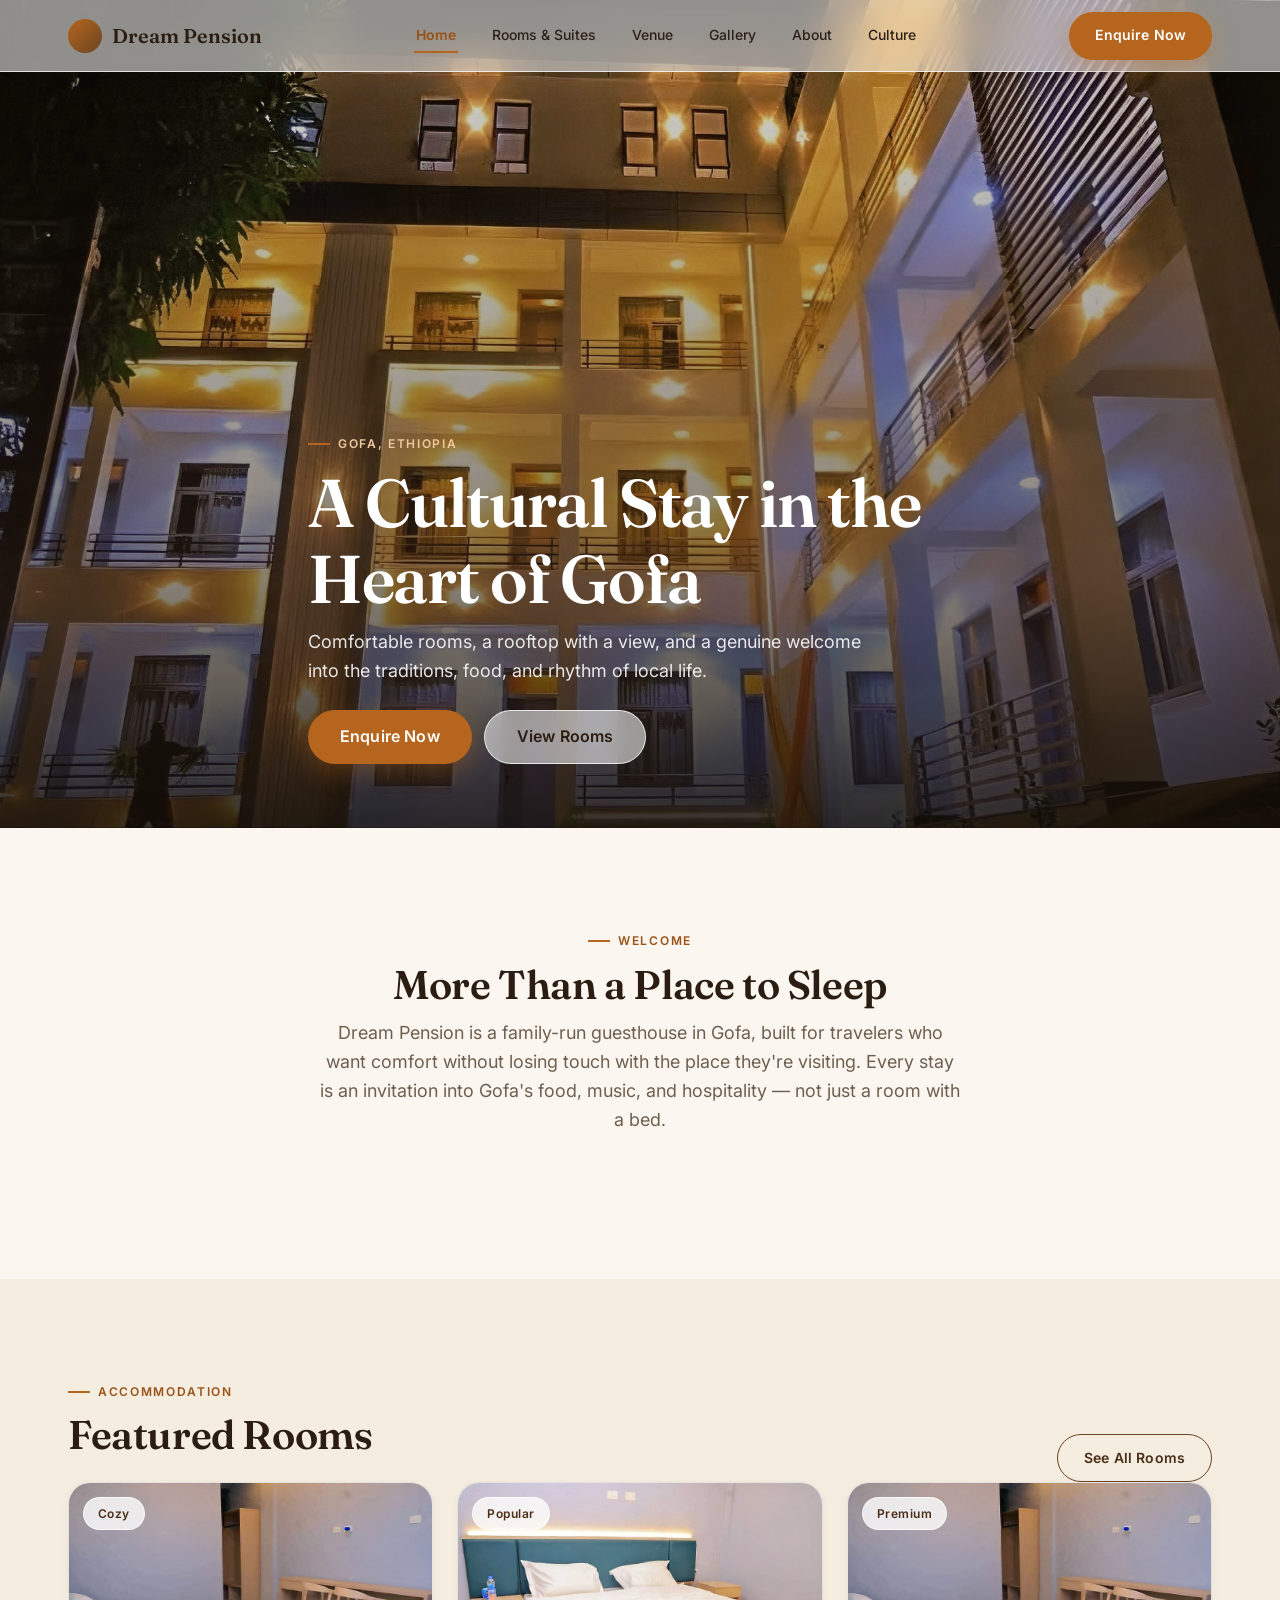
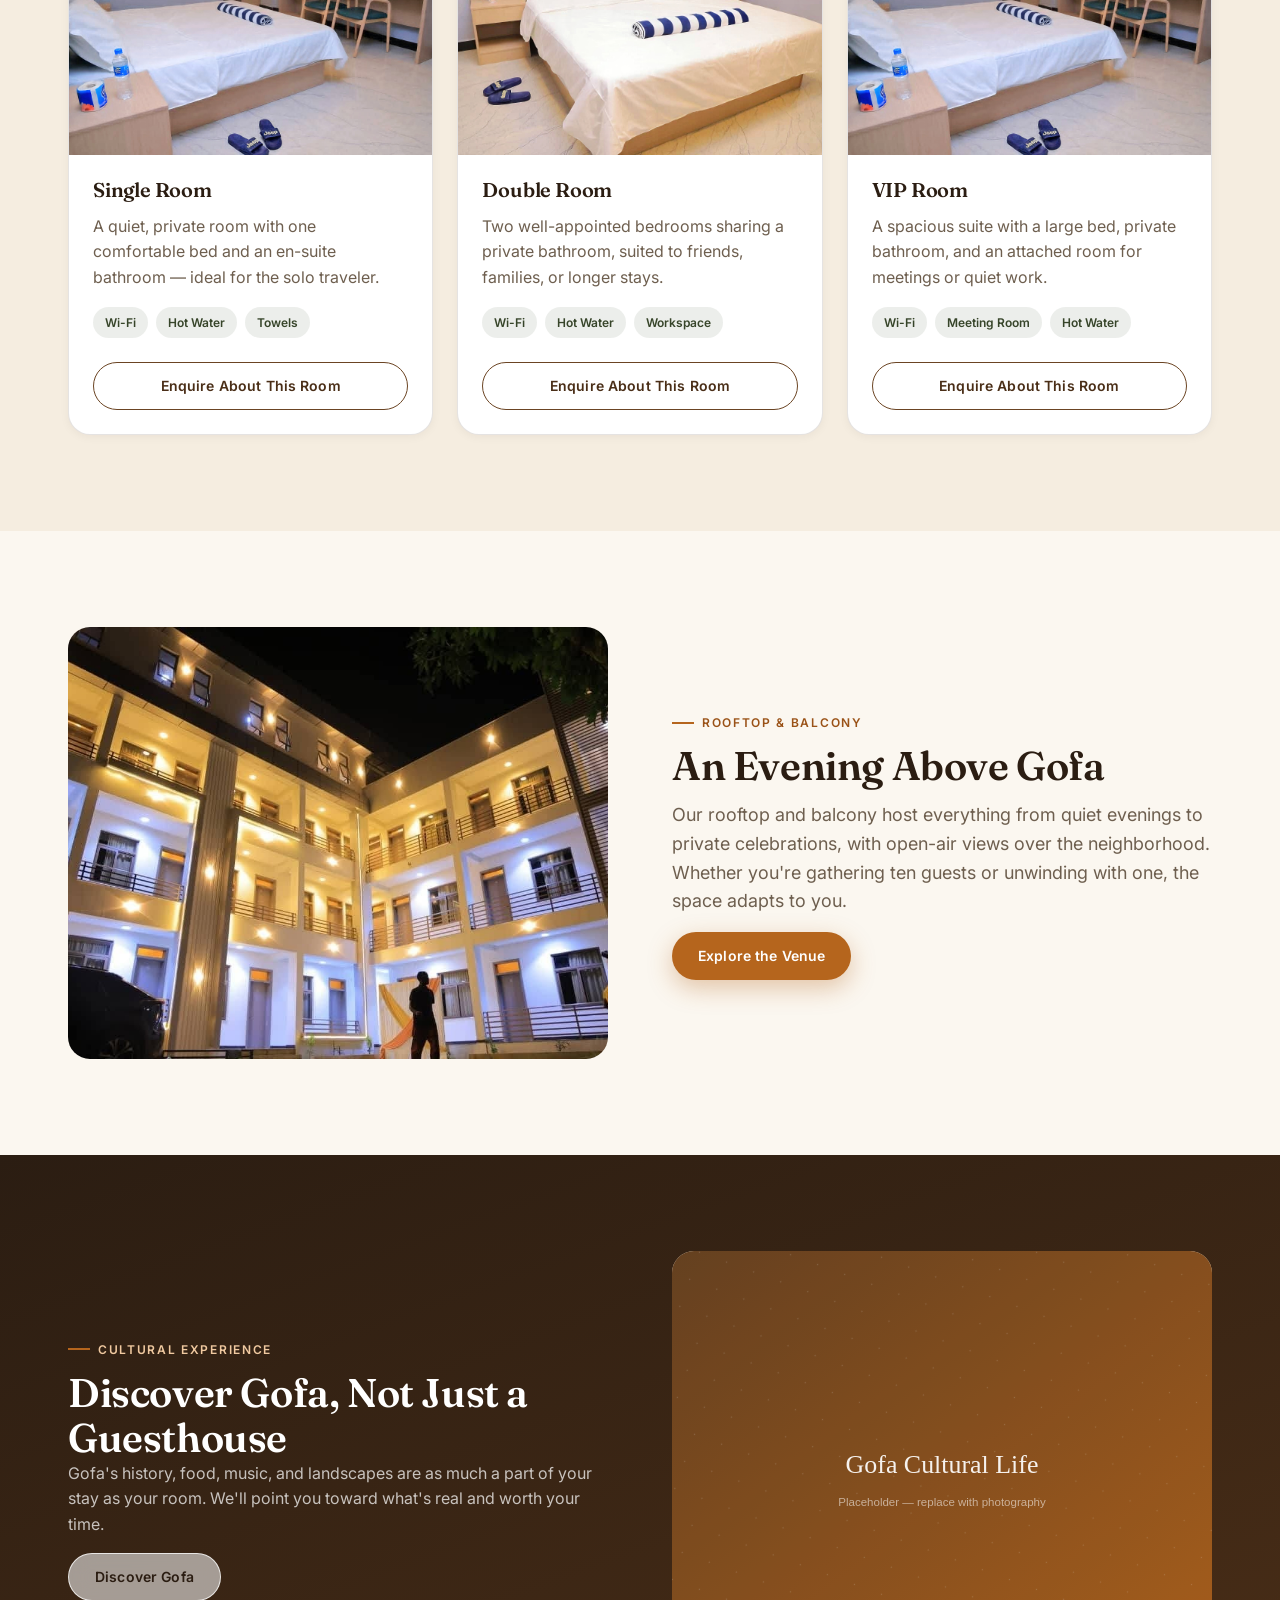
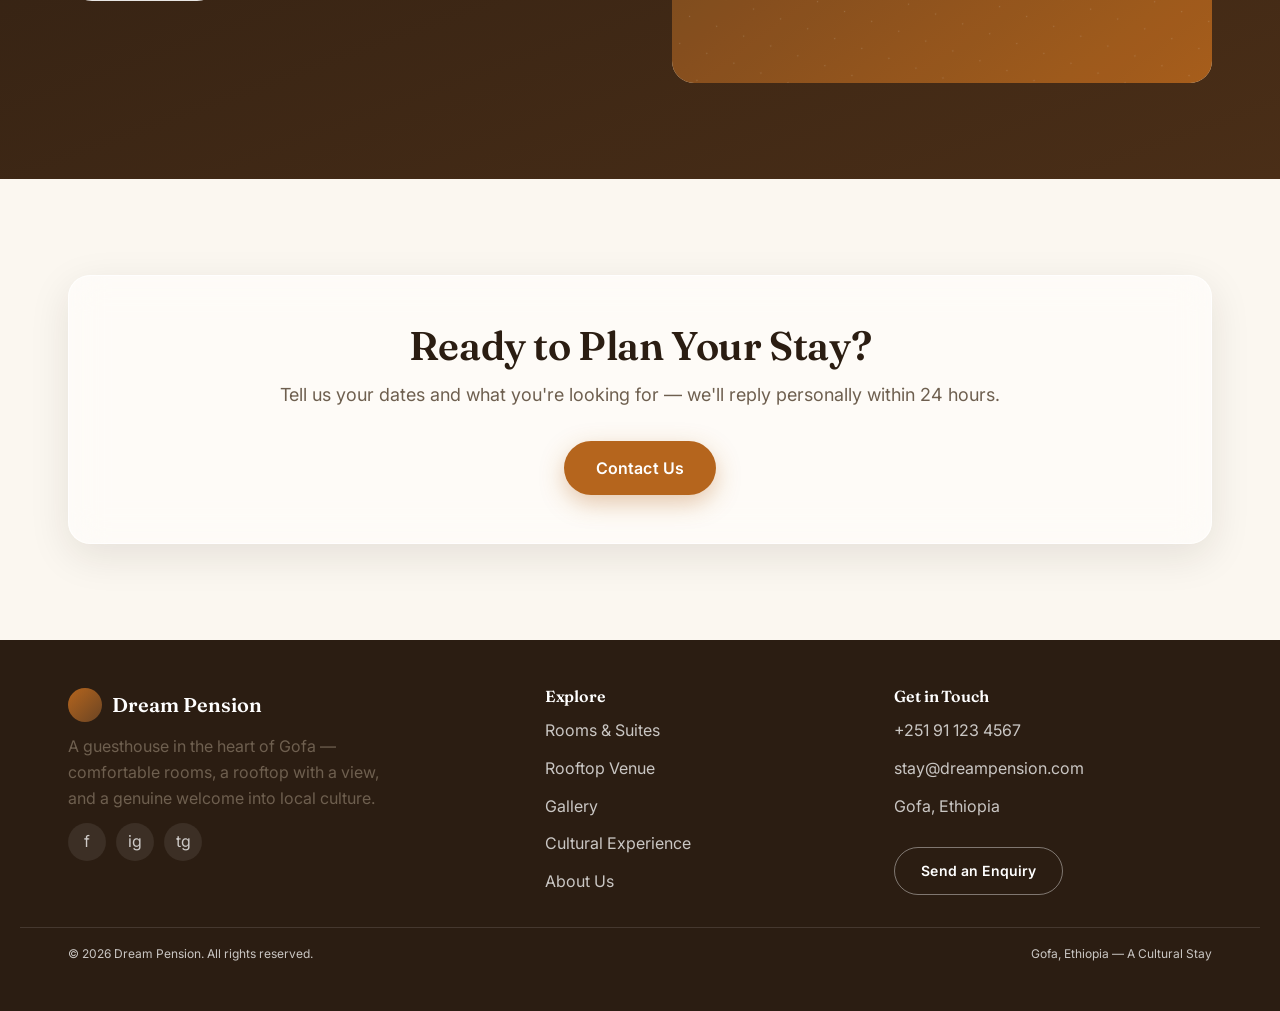
<file: index.html>
<!DOCTYPE html>
<html lang="en">
<head>
<meta charset="UTF-8">
<meta name="viewport" content="width=device-width, initial-scale=1.0">
<title>Dream Pension | A Cultural Stay in Gofa</title>
<meta name="description" content="Dream Pension is a guesthouse in Gofa, Ethiopia, offering comfortable rooms, a rooftop venue, and an authentic cultural experience.">
<link rel="preconnect" href="https://fonts.googleapis.com">
<link rel="preconnect" href="https://fonts.gstatic.com" crossorigin>
<link href="https://fonts.googleapis.com/css2?family=Fraunces:opsz,wght@9..144,500;9..144,600;9..144,700&family=Inter:wght@400;500;600;700&display=swap" rel="stylesheet">
<link rel="stylesheet" href="assets/css/styles.css">
</head>
<body>
<a class="skip-link" href="#main">Skip to content</a>
<header class="navbar" id="site-navbar">
  <div class="container nav-inner">
    <a href="index.html" class="brand"><span class="mark" aria-hidden="true"></span>Dream Pension</a>
    <nav class="nav-links" aria-label="Primary">
      <a href="index.html" aria-current="page">Home</a>
      <a href="rooms.html">Rooms & Suites</a>
      <a href="venue.html">Venue</a>
      <a href="gallery.html">Gallery</a>
      <a href="about.html">About</a>
      <a href="culture.html">Culture</a>
    </nav>
    <a href="contact.html" class="btn btn-primary nav-cta">Enquire Now</a>
    <button class="nav-toggle" aria-label="Open menu" aria-expanded="false" aria-controls="mobile-menu"><span></span></button>
  </div>
</header>
<nav class="mobile-menu" id="mobile-menu" aria-label="Mobile">
  <a href="index.html" aria-current="page">Home</a>
      <a href="rooms.html">Rooms & Suites</a>
      <a href="venue.html">Venue</a>
      <a href="gallery.html">Gallery</a>
      <a href="about.html">About</a>
      <a href="culture.html">Culture</a>
  <a href="contact.html" class="btn btn-primary">Enquire Now</a>
</nav>

<main id="main">
  <section class="hero">
    <div class="hero-media"><img src="assets/images/home/hero2.jpg" alt="Dream Pension rooftop terrace at dusk overlooking Gofa" loading="eager" width="1600" height="1200"></div>
    <div class="container hero-content">
      <p class="eyebrow" style="color:#F0C9A0;">Gofa, Ethiopia</p>
      <h1>A Cultural Stay in the Heart of Gofa</h1>
      <p class="lede">Comfortable rooms, a rooftop with a view, and a genuine welcome into the traditions, food, and rhythm of local life.</p>
      <div class="hero-actions">
        <a href="contact.html" class="btn btn-primary btn-lg">Enquire Now</a>
        <a href="rooms.html" class="btn btn-ghost btn-lg">View Rooms</a>
      </div>
    </div>
  </section>

  <section class="section">
    <div class="container">
      <div class="section-head center reveal">
        <p class="eyebrow">Welcome</p>
        <h2>More Than a Place to Sleep</h2>
        <p class="lede">Dream Pension is a family-run guesthouse in Gofa, built for travelers who want comfort without losing touch with the place they're visiting. Every stay is an invitation into Gofa's food, music, and hospitality — not just a room with a bed.</p>
      </div>
    </div>
  </section>

  <section class="section section-tinted">
    <div class="container">
      <div class="row" style="justify-content:space-between;align-items:flex-end;">
        <div class="section-head reveal" style="margin-bottom:var(--sp-4);">
          <p class="eyebrow">Accommodation</p>
          <h2>Featured Rooms</h2>
        </div>
        <a href="rooms.html" class="btn btn-outline reveal">See All Rooms</a>
      </div>
      <div class="grid grid-3">
        <article class="card reveal">
        <div class="card-media">
          <span class="card-tag">Cozy</span>
          <img src="assets/images/home/room-single.jpg" alt="Single Room" loading="lazy" width="900" height="700">
        </div>
        <div class="card-body">
          <h3>Single Room</h3>
          <p>A quiet, private room with one comfortable bed and an en-suite bathroom — ideal for the solo traveler.</p>
          <div class="amenities"><span class="amenity">Wi-Fi</span><span class="amenity">Hot Water</span><span class="amenity">Towels</span></div>
          <div class="card-footer">
            <a href="contact.html" class="btn btn-outline btn-block" data-enquire="Single Room">Enquire About This Room</a>
          </div>
        </div>
      </article>
        <article class="card reveal">
        <div class="card-media">
          <span class="card-tag">Popular</span>
          <img src="assets/images/home/room-double.jpg" alt="Double Room" loading="lazy" width="900" height="700">
        </div>
        <div class="card-body">
          <h3>Double Room</h3>
          <p>Two well-appointed bedrooms sharing a private bathroom, suited to friends, families, or longer stays.</p>
          <div class="amenities"><span class="amenity">Wi-Fi</span><span class="amenity">Hot Water</span><span class="amenity">Workspace</span></div>
          <div class="card-footer">
            <a href="contact.html" class="btn btn-outline btn-block" data-enquire="Double Room">Enquire About This Room</a>
          </div>
        </div>
      </article>
        <article class="card reveal">
        <div class="card-media">
          <span class="card-tag">Premium</span>
          <img src="assets/images/home/room-vip.jpg" alt="VIP Room" loading="lazy" width="900" height="700">
        </div>
        <div class="card-body">
          <h3>VIP Room</h3>
          <p>A spacious suite with a large bed, private bathroom, and an attached room for meetings or quiet work.</p>
          <div class="amenities"><span class="amenity">Wi-Fi</span><span class="amenity">Meeting Room</span><span class="amenity">Hot Water</span></div>
          <div class="card-footer">
            <a href="contact.html" class="btn btn-outline btn-block" data-enquire="VIP Room">Enquire About This Room</a>
          </div>
        </div>
      </article>
      </div>
    </div>
  </section>

  <section class="section">
    <div class="container">
      <div class="split reveal">
        <div class="split-media"><img src="assets/images/home/venue-highlight.jpg" alt="Dream Pension rooftop venue set for an evening gathering" loading="lazy" width="1200" height="900"></div>
        <div>
          <p class="eyebrow">Rooftop &amp; Balcony</p>
          <h2>An Evening Above Gofa</h2>
          <p class="lede">Our rooftop and balcony host everything from quiet evenings to private celebrations, with open-air views over the neighborhood. Whether you're gathering ten guests or unwinding with one, the space adapts to you.</p>
          <a href="venue.html" class="btn btn-primary mt-1">Explore the Venue</a>
        </div>
      </div>
    </div>
  </section>

  <section class="section section-dark">
    <div class="container">
      <div class="split reverse reveal">
        <div class="split-media"><img src="assets/images/home/culture-teaser.svg" alt="Cultural life in Gofa — food, music, and tradition" loading="lazy" width="1200" height="900"></div>
        <div>
          <p class="eyebrow" style="color:#F0C9A0;">Cultural Experience</p>
          <h2>Discover Gofa, Not Just a Guesthouse</h2>
          <p>Gofa's history, food, music, and landscapes are as much a part of your stay as your room. We'll point you toward what's real and worth your time.</p>
          <a href="culture.html" class="btn btn-ghost mt-1">Discover Gofa</a>
        </div>
      </div>
    </div>
  </section>

  <section class="section">
    <div class="container">
      <div class="glass text-center reveal" style="padding:var(--sp-6) var(--sp-4);">
        <h2>Ready to Plan Your Stay?</h2>
        <p class="lede" style="margin-inline:auto;">Tell us your dates and what you're looking for — we'll reply personally within 24 hours.</p>
        <a href="contact.html" class="btn btn-primary btn-lg mt-2">Contact Us</a>
      </div>
    </div>
  </section>
</main>
<footer class="footer">
  <div class="container footer-grid">
    <div>
      <div class="brand" style="color:#fff;margin-bottom:12px;"><span class="mark" aria-hidden="true"></span>Dream Pension</div>
      <p style="max-width:340px;">A guesthouse in the heart of Gofa — comfortable rooms, a rooftop with a view, and a genuine welcome into local culture.</p>
      <div class="social-row">
        <a href="#" aria-label="Facebook">f</a>
        <a href="#" aria-label="Instagram">ig</a>
        <a href="#" aria-label="Telegram">tg</a>
      </div>
    </div>
    <div>
      <h4>Explore</h4>
      <ul class="stack">
        <li><a href="rooms.html">Rooms &amp; Suites</a></li>
        <li><a href="venue.html">Rooftop Venue</a></li>
        <li><a href="gallery.html">Gallery</a></li>
        <li><a href="culture.html">Cultural Experience</a></li>
        <li><a href="about.html">About Us</a></li>
      </ul>
    </div>
    <div>
      <h4>Get in Touch</h4>
      <ul class="stack">
        <li><a href="tel:+251911234567">+251 91 123 4567</a></li>
        <li><a href="mailto:stay@dreampension.com">stay@dreampension.com</a></li>
        <li>Gofa, Ethiopia</li>
        <li><a href="contact.html" class="btn btn-outline mt-1" style="color:#fff;border-color:rgba(255,255,255,0.4);">Send an Enquiry</a></li>
      </ul>
    </div>
  </div>
  <div class="container footer-bottom">
    <span>© 2026 Dream Pension. All rights reserved.</span>
    <span>Gofa, Ethiopia — A Cultural Stay</span>
  </div>
</footer>
<script src="assets/js/main.js"></script>
</body>
</html>
</file>
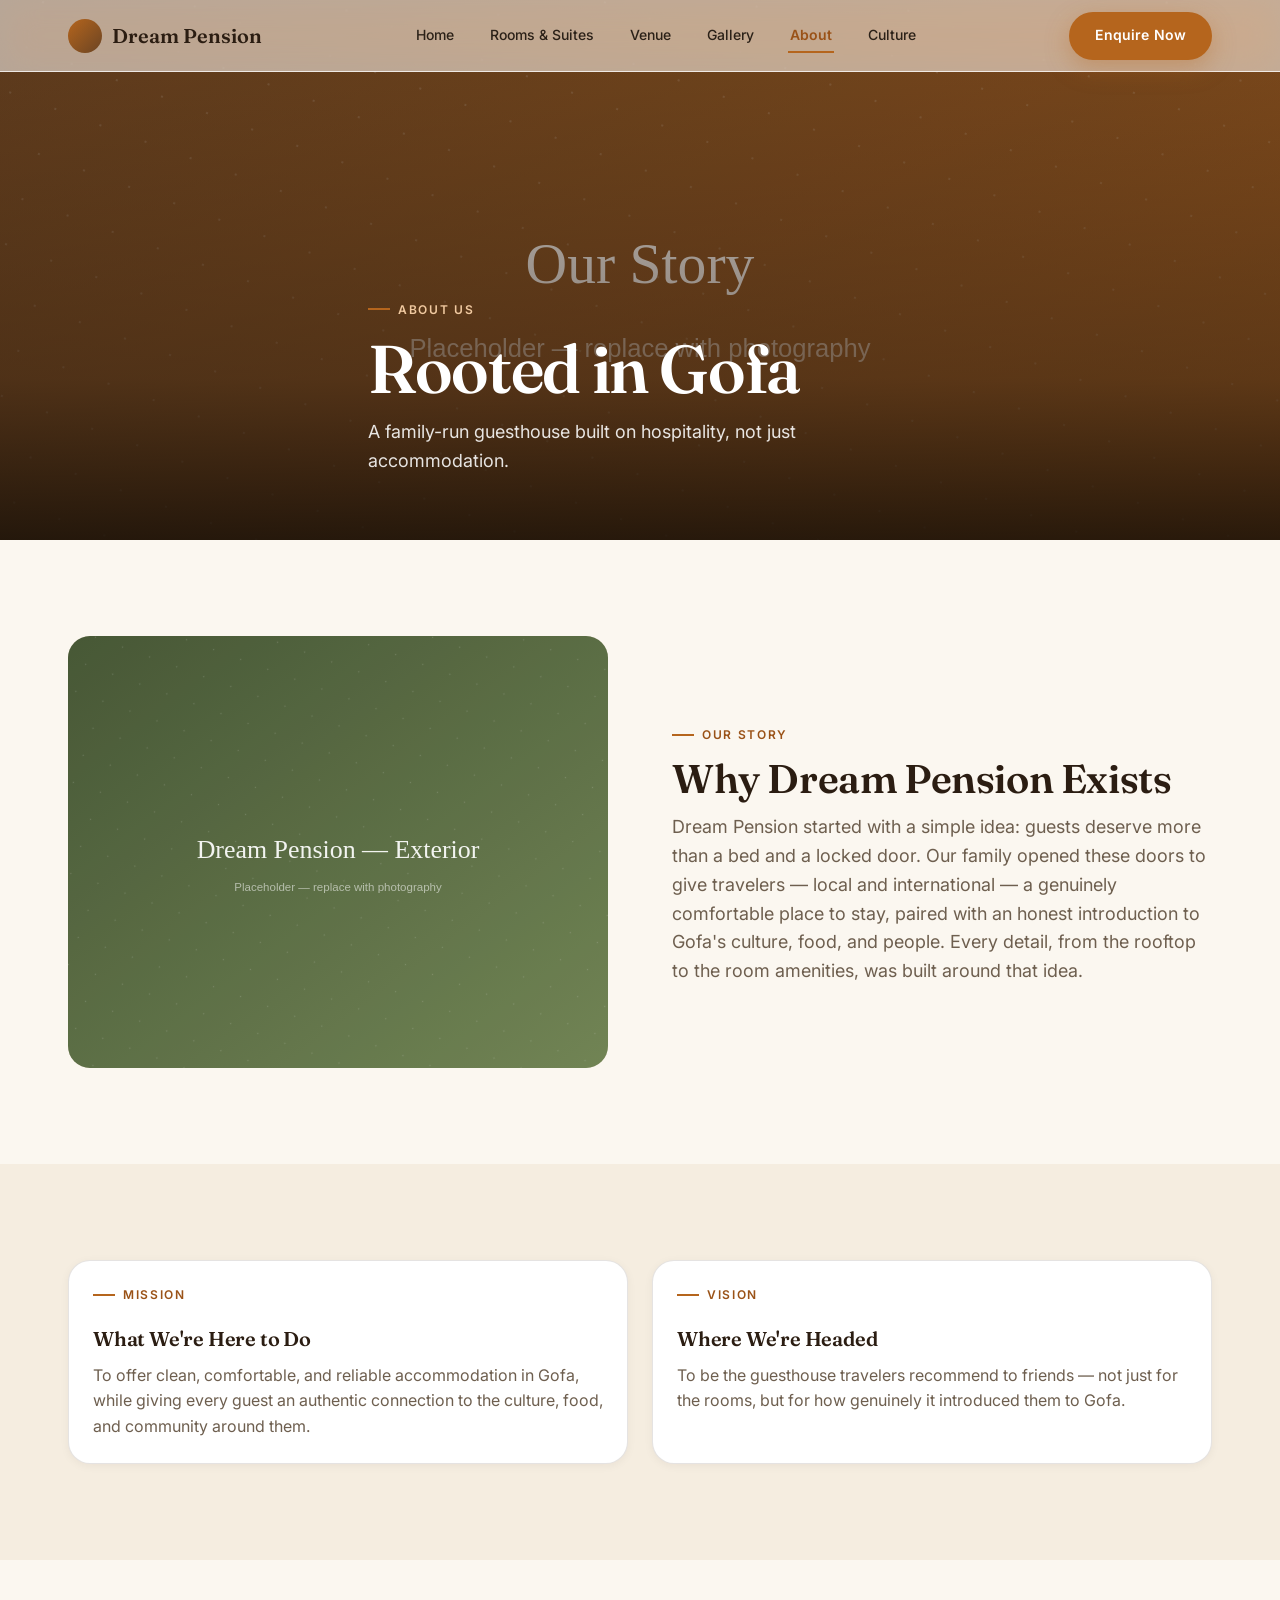
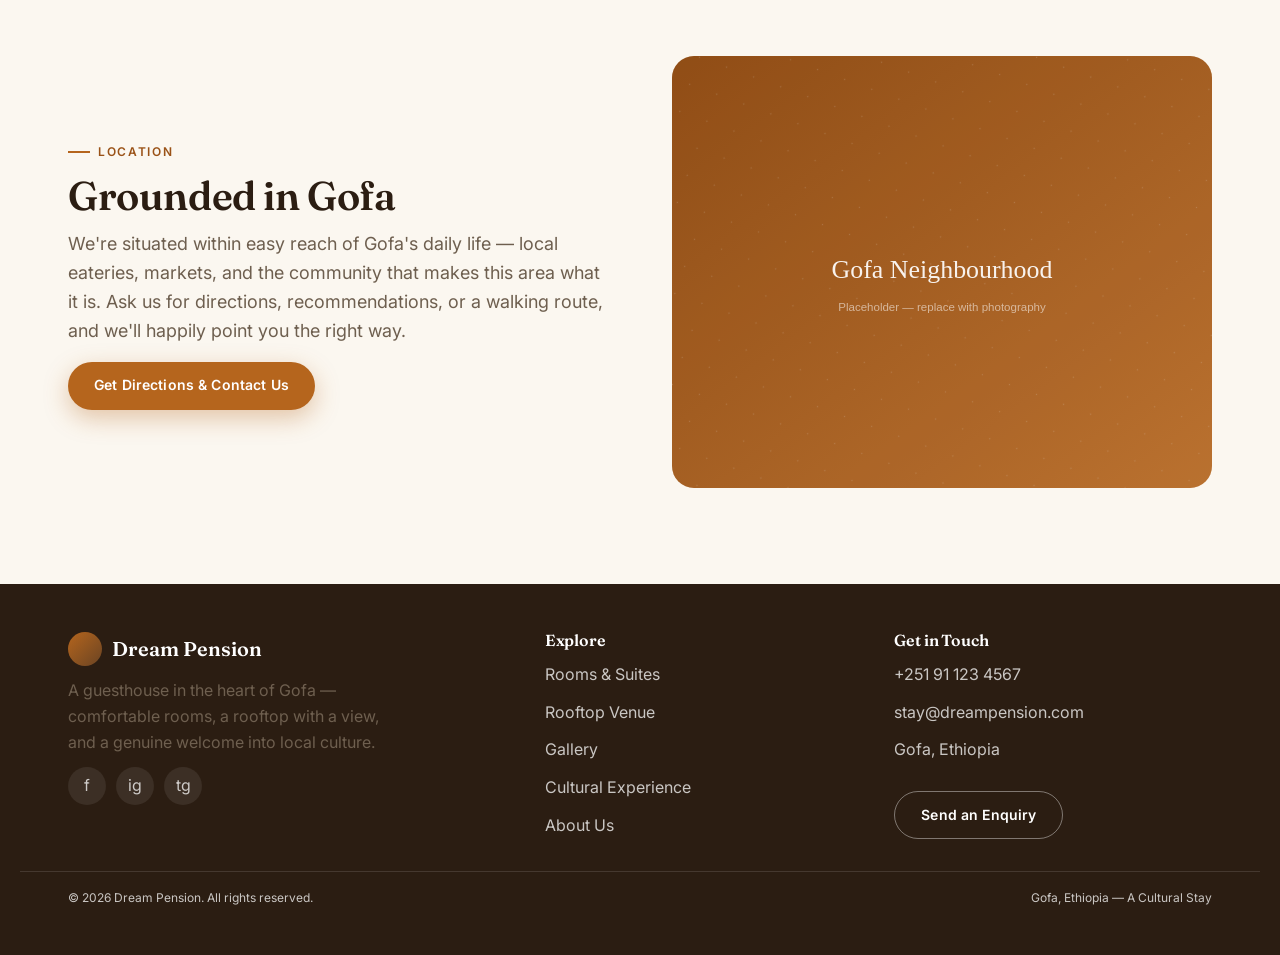
<file: about.html>
<!DOCTYPE html>
<html lang="en">
<head>
<meta charset="UTF-8">
<meta name="viewport" content="width=device-width, initial-scale=1.0">
<title>About Us | Dream Pension</title>
<meta name="description" content="Learn about Dream Pension's story, mission, and location within Gofa, Ethiopia.">
<link rel="preconnect" href="https://fonts.googleapis.com">
<link rel="preconnect" href="https://fonts.gstatic.com" crossorigin>
<link href="https://fonts.googleapis.com/css2?family=Fraunces:opsz,wght@9..144,500;9..144,600;9..144,700&family=Inter:wght@400;500;600;700&display=swap" rel="stylesheet">
<link rel="stylesheet" href="assets/css/styles.css">
</head>
<body>
<a class="skip-link" href="#main">Skip to content</a>
<header class="navbar" id="site-navbar">
  <div class="container nav-inner">
    <a href="index.html" class="brand"><span class="mark" aria-hidden="true"></span>Dream Pension</a>
    <nav class="nav-links" aria-label="Primary">
      <a href="index.html">Home</a>
      <a href="rooms.html">Rooms & Suites</a>
      <a href="venue.html">Venue</a>
      <a href="gallery.html">Gallery</a>
      <a href="about.html" aria-current="page">About</a>
      <a href="culture.html">Culture</a>
    </nav>
    <a href="contact.html" class="btn btn-primary nav-cta">Enquire Now</a>
    <button class="nav-toggle" aria-label="Open menu" aria-expanded="false" aria-controls="mobile-menu"><span></span></button>
  </div>
</header>
<nav class="mobile-menu" id="mobile-menu" aria-label="Mobile">
  <a href="index.html">Home</a>
      <a href="rooms.html">Rooms & Suites</a>
      <a href="venue.html">Venue</a>
      <a href="gallery.html">Gallery</a>
      <a href="about.html" aria-current="page">About</a>
      <a href="culture.html">Culture</a>
  <a href="contact.html" class="btn btn-primary">Enquire Now</a>
</nav>

<main id="main">
  <section class="hero hero-sm">
    <div class="hero-media"><img src="assets/images/about/hero.svg" alt="About Dream Pension" loading="eager" width="1600" height="900"></div>
    <div class="container hero-content">
      <p class="eyebrow" style="color:#F0C9A0;">About Us</p>
      <h1>Rooted in Gofa</h1>
      <p class="lede">A family-run guesthouse built on hospitality, not just accommodation.</p>
    </div>
  </section>

  <section class="section">
    <div class="container">
      <div class="split reveal">
        <div class="split-media"><img src="assets/images/about/story.svg" alt="Exterior of Dream Pension" loading="lazy" width="1200" height="900"></div>
        <div>
          <p class="eyebrow">Our Story</p>
          <h2>Why Dream Pension Exists</h2>
          <p class="lede">Dream Pension started with a simple idea: guests deserve more than a bed and a locked door. Our family opened these doors to give travelers — local and international — a genuinely comfortable place to stay, paired with an honest introduction to Gofa's culture, food, and people. Every detail, from the rooftop to the room amenities, was built around that idea.</p>
        </div>
      </div>
    </div>
  </section>

  <section class="section section-tinted">
    <div class="container">
      <div class="grid grid-2">
        <div class="card reveal" style="padding:var(--sp-4);">
          <div class="card-body" style="padding:0;">
            <p class="eyebrow">Mission</p>
            <h3>What We're Here to Do</h3>
            <p>To offer clean, comfortable, and reliable accommodation in Gofa, while giving every guest an authentic connection to the culture, food, and community around them.</p>
          </div>
        </div>
        <div class="card reveal" style="padding:var(--sp-4);">
          <div class="card-body" style="padding:0;">
            <p class="eyebrow">Vision</p>
            <h3>Where We're Headed</h3>
            <p>To be the guesthouse travelers recommend to friends — not just for the rooms, but for how genuinely it introduced them to Gofa.</p>
          </div>
        </div>
      </div>
    </div>
  </section>

  <section class="section">
    <div class="container">
      <div class="split reverse reveal">
        <div class="split-media"><img src="assets/images/about/location.svg" alt="Gofa neighbourhood surrounding Dream Pension" loading="lazy" width="1200" height="900"></div>
        <div>
          <p class="eyebrow">Location</p>
          <h2>Grounded in Gofa</h2>
          <p class="lede">We're situated within easy reach of Gofa's daily life — local eateries, markets, and the community that makes this area what it is. Ask us for directions, recommendations, or a walking route, and we'll happily point you the right way.</p>
          <a href="contact.html" class="btn btn-primary mt-1">Get Directions &amp; Contact Us</a>
        </div>
      </div>
    </div>
  </section>
</main>
<footer class="footer">
  <div class="container footer-grid">
    <div>
      <div class="brand" style="color:#fff;margin-bottom:12px;"><span class="mark" aria-hidden="true"></span>Dream Pension</div>
      <p style="max-width:340px;">A guesthouse in the heart of Gofa — comfortable rooms, a rooftop with a view, and a genuine welcome into local culture.</p>
      <div class="social-row">
        <a href="#" aria-label="Facebook">f</a>
        <a href="#" aria-label="Instagram">ig</a>
        <a href="#" aria-label="Telegram">tg</a>
      </div>
    </div>
    <div>
      <h4>Explore</h4>
      <ul class="stack">
        <li><a href="rooms.html">Rooms &amp; Suites</a></li>
        <li><a href="venue.html">Rooftop Venue</a></li>
        <li><a href="gallery.html">Gallery</a></li>
        <li><a href="culture.html">Cultural Experience</a></li>
        <li><a href="about.html">About Us</a></li>
      </ul>
    </div>
    <div>
      <h4>Get in Touch</h4>
      <ul class="stack">
        <li><a href="tel:+251911234567">+251 91 123 4567</a></li>
        <li><a href="mailto:stay@dreampension.com">stay@dreampension.com</a></li>
        <li>Gofa, Ethiopia</li>
        <li><a href="contact.html" class="btn btn-outline mt-1" style="color:#fff;border-color:rgba(255,255,255,0.4);">Send an Enquiry</a></li>
      </ul>
    </div>
  </div>
  <div class="container footer-bottom">
    <span>© 2026 Dream Pension. All rights reserved.</span>
    <span>Gofa, Ethiopia — A Cultural Stay</span>
  </div>
</footer>
<script src="assets/js/main.js"></script>
</body>
</html>
</file>
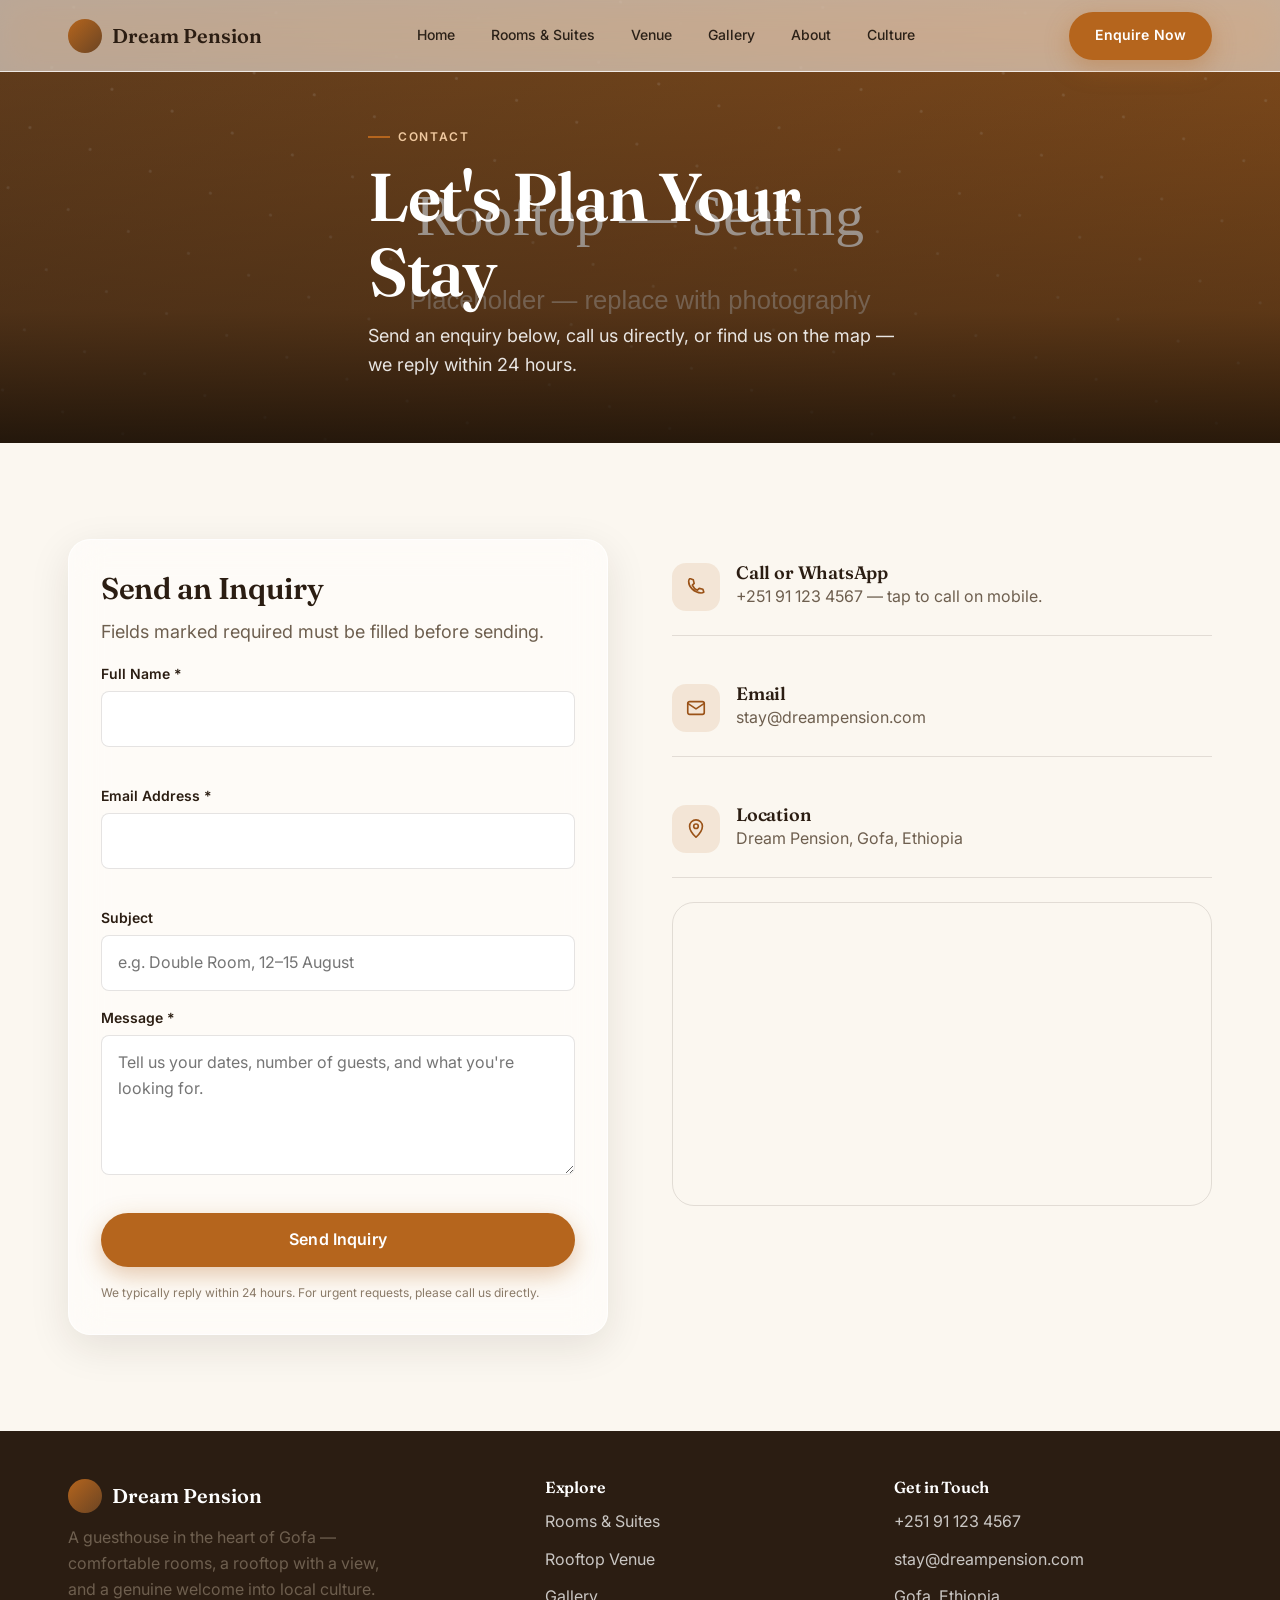
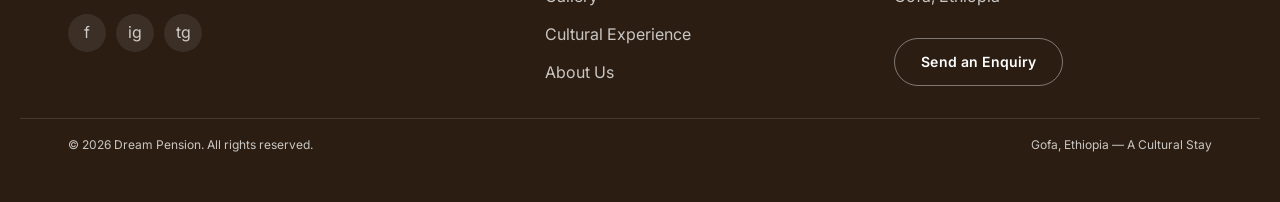
<file: contact.html>
<!DOCTYPE html>
<html lang="en">
<head>
<meta charset="UTF-8">
<meta name="viewport" content="width=device-width, initial-scale=1.0">
<title>Contact & Enquiries | Dream Pension</title>
<meta name="description" content="Contact Dream Pension in Gofa, Ethiopia to enquire about rooms, the rooftop venue, or your stay.">
<link rel="preconnect" href="https://fonts.googleapis.com">
<link rel="preconnect" href="https://fonts.gstatic.com" crossorigin>
<link href="https://fonts.googleapis.com/css2?family=Fraunces:opsz,wght@9..144,500;9..144,600;9..144,700&family=Inter:wght@400;500;600;700&display=swap" rel="stylesheet">
<link rel="stylesheet" href="assets/css/styles.css">
</head>
<body>
<a class="skip-link" href="#main">Skip to content</a>
<header class="navbar" id="site-navbar">
  <div class="container nav-inner">
    <a href="index.html" class="brand"><span class="mark" aria-hidden="true"></span>Dream Pension</a>
    <nav class="nav-links" aria-label="Primary">
      <a href="index.html">Home</a>
      <a href="rooms.html">Rooms & Suites</a>
      <a href="venue.html">Venue</a>
      <a href="gallery.html">Gallery</a>
      <a href="about.html">About</a>
      <a href="culture.html">Culture</a>
    </nav>
    <a href="contact.html" class="btn btn-primary nav-cta">Enquire Now</a>
    <button class="nav-toggle" aria-label="Open menu" aria-expanded="false" aria-controls="mobile-menu"><span></span></button>
  </div>
</header>
<nav class="mobile-menu" id="mobile-menu" aria-label="Mobile">
  <a href="index.html">Home</a>
      <a href="rooms.html">Rooms & Suites</a>
      <a href="venue.html">Venue</a>
      <a href="gallery.html">Gallery</a>
      <a href="about.html">About</a>
      <a href="culture.html">Culture</a>
  <a href="contact.html" class="btn btn-primary">Enquire Now</a>
</nav>

<main id="main">
  <section class="hero hero-sm" style="min-height:46vh;">
    <div class="hero-media"><img src="assets/images/venue/rooftop-2.svg" alt="Contact Dream Pension" loading="eager" width="1600" height="900"></div>
    <div class="container hero-content">
      <p class="eyebrow" style="color:#F0C9A0;">Contact</p>
      <h1>Let's Plan Your Stay</h1>
      <p class="lede">Send an enquiry below, call us directly, or find us on the map — we reply within 24 hours.</p>
    </div>
  </section>

  <section class="section">
    <div class="container">
      <div class="split" style="align-items:flex-start;">
        <div class="glass form-card reveal">
          <h2 style="font-size:var(--text-2xl);margin-bottom:var(--sp-1);">Send an Inquiry</h2>
          <p class="lede" style="margin-bottom:var(--sp-3);">Fields marked required must be filled before sending.</p>

          <div class="form-status" role="status" aria-live="polite"></div>

          <form id="contact-form" action="https://formspree.io/f/xgaweljy" method="POST" novalidate>
            <!-- Honeypot field — hidden from real users, catches simple bots -->
            <div class="hp-field" aria-hidden="true">
              <label for="company">Company</label>
              <input type="text" id="company" name="company" tabindex="-1" autocomplete="off">
            </div>

            <div class="field">
              <label for="name">Full Name *</label>
              <input type="text" id="name" name="name" required autocomplete="name">
              <span class="field-error" role="alert"></span>
            </div>

            <div class="field">
              <label for="email">Email Address *</label>
              <input type="email" id="email" name="email" required autocomplete="email">
              <span class="field-error" role="alert"></span>
            </div>

            <div class="field">
              <label for="subject">Subject</label>
              <input type="text" id="subject" name="subject" placeholder="e.g. Double Room, 12–15 August">
            </div>

            <div class="field">
              <label for="message">Message *</label>
              <textarea id="message" name="message" required placeholder="Tell us your dates, number of guests, and what you're looking for."></textarea>
              <span class="field-error" role="alert"></span>
            </div>

            <button type="submit" class="btn btn-primary btn-block btn-lg">Send Inquiry</button>
            <p class="field-hint mt-1">We typically reply within 24 hours. For urgent requests, please call us directly.</p>
          </form>
        </div>

        <div class="stack reveal" style="gap:var(--sp-4);">
          <div class="feature-row">
            <div class="feature-icon" aria-hidden="true"><svg viewBox="0 0 24 24" fill="none" stroke="currentColor" stroke-width="1.8" stroke-linecap="round" stroke-linejoin="round"><path d="M4 5c0 8.5 6.5 15 15 15l3-4-6-3-2 2c-2.5-1.3-4.7-3.5-6-6l2-2-3-6-4 4z" opacity="0"/><path d="M6 3l3 1 1 4-2 2c1 2.5 3 4.5 5.5 5.5l2-2 4 1 1 3c-1 1-2 1-3 1C10 18 4 12 4 6c0-1 0-2 1-3z"/></svg></div>
            <div>
              <h3 style="font-size:var(--text-lg);">Call or WhatsApp</h3>
              <p><a href="tel:+251911234567">+251 91 123 4567</a> — tap to call on mobile.</p>
            </div>
          </div>
          <div class="feature-row">
            <div class="feature-icon" aria-hidden="true"><svg viewBox="0 0 24 24" fill="none" stroke="currentColor" stroke-width="1.8" stroke-linecap="round" stroke-linejoin="round"><rect x="3" y="5" width="18" height="14" rx="2"/><path d="M3 7l9 6 9-6"/></svg></div>
            <div>
              <h3 style="font-size:var(--text-lg);">Email</h3>
              <p><a href="mailto:stay@dreampension.com">stay@dreampension.com</a></p>
            </div>
          </div>
          <div class="feature-row">
            <div class="feature-icon" aria-hidden="true"><svg viewBox="0 0 24 24" fill="none" stroke="currentColor" stroke-width="1.8" stroke-linecap="round" stroke-linejoin="round"><path d="M12 21s7-6.5 7-12a7 7 0 1 0-14 0c0 5.5 7 12 7 12z"/><circle cx="12" cy="9" r="2.5"/></svg></div>
            <div>
              <h3 style="font-size:var(--text-lg);">Location</h3>
              <p>Dream Pension, Gofa, Ethiopia</p>
            </div>
          </div>

          <div class="map-wrap">
            <iframe
              src="https://maps.app.goo.gl/ZcguyEgcAU6YVFM9A"
              title="Map showing Dream Pension's location in Gofa, Ethiopia"
              loading="lazy"
              referrerpolicy="no-referrer-when-downgrade"
              allowfullscresen></iframe>
          </div>
        </div>
      </div>
    </div>
  </section>
</main>
<footer class="footer">
  <div class="container footer-grid">
    <div>
      <div class="brand" style="color:#fff;margin-bottom:12px;"><span class="mark" aria-hidden="true"></span>Dream Pension</div>
      <p style="max-width:340px;">A guesthouse in the heart of Gofa — comfortable rooms, a rooftop with a view, and a genuine welcome into local culture.</p>
      <div class="social-row">
        <a href="#" aria-label="Facebook">f</a>
        <a href="#" aria-label="Instagram">ig</a>
        <a href="#" aria-label="Telegram">tg</a>
      </div>
    </div>
    <div>
      <h4>Explore</h4>
      <ul class="stack">
        <li><a href="rooms.html">Rooms &amp; Suites</a></li>
        <li><a href="venue.html">Rooftop Venue</a></li>
        <li><a href="gallery.html">Gallery</a></li>
        <li><a href="culture.html">Cultural Experience</a></li>
        <li><a href="about.html">About Us</a></li>
      </ul>
    </div>
    <div>
      <h4>Get in Touch</h4>
      <ul class="stack">
        <li><a href="tel:+251911234567">+251 91 123 4567</a></li>
        <li><a href="mailto:stay@dreampension.com">stay@dreampension.com</a></li>
        <li>Gofa, Ethiopia</li>
        <li><a href="contact.html" class="btn btn-outline mt-1" style="color:#fff;border-color:rgba(255,255,255,0.4);">Send an Enquiry</a></li>
      </ul>
    </div>
  </div>
  <div class="container footer-bottom">
    <span>© 2026 Dream Pension. All rights reserved.</span>
    <span>Gofa, Ethiopia — A Cultural Stay</span>
  </div>
</footer>
<script src="assets/js/main.js"></script>
</body>
</html>
</file>
<file: assets/css/styles.css>
/* ==========================================================================
   DREAM PENSION — DESIGN SYSTEM
   A Cultural Stay in Gofa — luxury hospitality, earth tones, glass depth,
   editorial serif/sans pairing. Mobile-first.
   ========================================================================== */

/* ---------- 1. TOKENS ---------- */
:root{
  --sand-50:  #FBF7F0;
  --sand-100: #F5EDE0;
  --sand-200: #EADFC9;
  --clay-700: #6B4423;
  --clay-800: #4A2E17;
  --clay-900: #2B1D12;
  --olive-600:#4B5D3A;
  --olive-700:#37452A;
  --terracotta-500:#B5651D;
  --terracotta-600:#9A5217;
  --cream:    #FFFFFF;
  --ink:      #2B2118;
  --ink-muted:#6E5F4F;
  --ink-soft: #8A7A68;
  --line:     rgba(43,29,18,0.12);

  --glass-bg:        rgba(255,255,255,0.55);
  --glass-bg-strong: rgba(255,255,255,0.78);
  --glass-border:    rgba(255,255,255,0.75);
  --glass-blur: 18px;
  --glass-shadow: 0 12px 40px rgba(43,29,18,0.10);

  --font-display: 'Fraunces', Georgia, 'Times New Roman', serif;
  --font-body: 'Inter', -apple-system, BlinkMacSystemFont, 'Segoe UI', sans-serif;

  --display: clamp(2.25rem, 3.4vw + 1.5rem, 4.5rem);
  --text-3xl: clamp(1.75rem, 1.6vw + 1.3rem, 2.5rem);
  --text-2xl: clamp(1.4rem, 1vw + 1.1rem, 1.875rem);
  --text-xl: 1.25rem;
  --text-lg: 1.125rem;
  --text-base: 1rem;
  --text-sm: 0.875rem;
  --text-xs: 0.75rem;

  --sp-1: 0.5rem;
  --sp-2: 0.75rem;
  --sp-3: 1rem;
  --sp-4: 1.5rem;
  --sp-5: 2rem;
  --sp-6: 3rem;
  --sp-7: 4rem;
  --sp-8: 6rem;
  --sp-9: 8rem;

  --radius-sm: 8px;
  --radius-md: 14px;
  --radius-lg: 22px;
  --radius-full: 999px;

  --ease-out: cubic-bezier(.16,1,.3,1);
  --ease-spring: cubic-bezier(.34,1.56,.64,1);
  --dur-fast: 180ms;
  --dur-med: 420ms;
  --dur-slow: 700ms;

  --nav-h: 72px;
  --container: 1240px;
}

@media (prefers-reduced-motion: reduce){
  *,*::before,*::after{ animation-duration:0.001ms !important; animation-iteration-count:1 !important; transition-duration:0.001ms !important; scroll-behavior:auto !important; }
}

/* ---------- 2. RESET ---------- */
*,*::before,*::after{ box-sizing:border-box; margin:0; padding:0; }
html{ scroll-behavior:smooth; scroll-padding-top: calc(var(--nav-h) + 12px); -webkit-text-size-adjust:100%; }
body{
  font-family:var(--font-body);
  color:var(--ink);
  background:var(--sand-50);
  line-height:1.6;
  font-size:var(--text-base);
  overflow-x:hidden;
}
img,video{ max-width:100%; display:block; }
a{ color:inherit; text-decoration:none; }
ul{ list-style:none; }
button{ font:inherit; cursor:pointer; border:none; background:none; color:inherit; }
input,textarea{ font:inherit; }
h1,h2,h3,h4{ font-family:var(--font-display); color:var(--clay-900); font-weight:600; letter-spacing:-0.01em; line-height:1.12; }
h1{ font-size:var(--display); letter-spacing:-0.02em; }
h2{ font-size:var(--text-3xl); }
h3{ font-size:var(--text-2xl); }
p{ color:var(--ink-muted); }
:focus-visible{ outline:2px solid var(--terracotta-500); outline-offset:3px; border-radius:4px; }

.container{ max-width:var(--container); margin-inline:auto; padding-inline:var(--sp-4); }
@media (min-width:768px){ .container{ padding-inline:var(--sp-6); } }

.section{ padding-block: var(--sp-7); }
@media (min-width:768px){ .section{ padding-block: var(--sp-8); } }

.eyebrow{
  display:inline-flex; align-items:center; gap:8px;
  font-size:var(--text-xs); font-weight:600; letter-spacing:0.14em; text-transform:uppercase;
  color:var(--terracotta-600); margin-bottom:var(--sp-2);
}
.eyebrow::before{ content:""; width:22px; height:2px; background:var(--terracotta-500); display:inline-block; }

.section-head{ max-width:640px; margin-bottom:var(--sp-6); }
.section-head.center{ margin-inline:auto; text-align:center; }
.lede{ font-size:var(--text-lg); color:var(--ink-muted); margin-top:var(--sp-2); }

/* ---------- 3. NAVBAR ---------- */
.navbar{
  position:fixed; inset:0 0 auto 0; z-index:1000; height:var(--nav-h);
  display:flex; align-items:center;
  background:var(--glass-bg);
  backdrop-filter:blur(var(--glass-blur)) saturate(140%);
  -webkit-backdrop-filter:blur(var(--glass-blur)) saturate(140%);
  border-bottom:1px solid var(--glass-border);
  transition: transform var(--dur-med) var(--ease-out), background var(--dur-med) var(--ease-out), box-shadow var(--dur-med) var(--ease-out);
}
.navbar.is-scrolled{ background:var(--glass-bg-strong); box-shadow:var(--glass-shadow); }
.navbar.is-hidden{ transform:translateY(-100%); }
.nav-inner{ width:100%; display:flex; align-items:center; justify-content:space-between; }
.brand{ display:flex; align-items:center; gap:10px; font-family:var(--font-display); font-size:1.25rem; font-weight:600; color:var(--clay-900); }
.brand .mark{ width:34px; height:34px; border-radius:50%; background:linear-gradient(135deg,var(--terracotta-500),var(--clay-700)); flex-shrink:0; }

.nav-links{ display:none; align-items:center; gap:var(--sp-5); }
.nav-links a{ font-size:var(--text-sm); font-weight:500; color:var(--ink); position:relative; padding:6px 2px; }
.nav-links a::after{ content:""; position:absolute; left:0; bottom:0; height:2px; width:0; background:var(--terracotta-500); transition:width var(--dur-fast) var(--ease-out); }
.nav-links a:hover::after,.nav-links a[aria-current="page"]::after{ width:100%; }
.nav-links a[aria-current="page"]{ color:var(--terracotta-600); font-weight:600; }
@media (min-width:1024px){ .nav-links{ display:flex; } }

.nav-cta{ display:none; }
@media (min-width:1024px){ .nav-cta{ display:inline-flex; } }

.nav-toggle{ display:flex; align-items:center; justify-content:center; width:44px; height:44px; border-radius:var(--radius-sm); }
@media (min-width:1024px){ .nav-toggle{ display:none; } }
.nav-toggle span, .nav-toggle::before, .nav-toggle::after{ content:""; display:block; width:20px; height:2px; background:var(--ink); position:relative; transition:transform var(--dur-fast) var(--ease-out), opacity var(--dur-fast); }
.nav-toggle::before{ transform:translateY(-6px); }
.nav-toggle::after{ transform:translateY(6px); }
.nav-toggle.is-open span{ opacity:0; }
.nav-toggle.is-open::before{ transform:rotate(45deg); }
.nav-toggle.is-open::after{ transform:rotate(-45deg) translateY(0); top:-2px; }

.mobile-menu{
  position:fixed; top:var(--nav-h); left:0; right:0; z-index:999;
  background:var(--glass-bg-strong); backdrop-filter:blur(var(--glass-blur));
  border-bottom:1px solid var(--glass-border);
  display:flex; flex-direction:column; padding:var(--sp-3) var(--sp-4) var(--sp-5);
  transform:translateY(-8px); opacity:0; pointer-events:none;
  transition:transform var(--dur-med) var(--ease-out), opacity var(--dur-med) var(--ease-out);
}
.mobile-menu.is-open{ transform:translateY(0); opacity:1; pointer-events:auto; }
.mobile-menu a{ padding:14px 4px; font-size:var(--text-lg); font-weight:500; border-bottom:1px solid var(--line); min-height:44px; display:flex; align-items:center; }
.mobile-menu a[aria-current="page"]{ color:var(--terracotta-600); font-weight:600; }
.mobile-menu .btn{ margin-top:var(--sp-3); justify-content:center; }
@media (min-width:1024px){ .mobile-menu{ display:none !important; } }

/* ---------- 4. BUTTONS ---------- */
.btn{
  display:inline-flex; align-items:center; justify-content:center; gap:8px;
  min-height:48px; padding:0 26px; border-radius:var(--radius-full);
  font-weight:600; font-size:var(--text-sm); letter-spacing:0.01em;
  transition:transform var(--dur-fast) var(--ease-out), box-shadow var(--dur-fast) var(--ease-out), background var(--dur-fast) var(--ease-out);
  white-space:nowrap;
}
.btn-primary{ background:var(--terracotta-500); color:#fff; box-shadow:0 8px 24px rgba(181,101,29,0.35); }
.btn-primary:hover{ background:var(--terracotta-600); box-shadow:0 10px 28px rgba(181,101,29,0.45); }
.btn-primary:active{ transform:scale(0.97); box-shadow:0 4px 14px rgba(181,101,29,0.35); }
.btn-ghost{ background:var(--glass-bg); border:1px solid var(--glass-border); color:var(--clay-900); backdrop-filter:blur(10px); }
.btn-ghost:hover{ background:var(--glass-bg-strong); }
.btn-ghost:active{ transform:scale(0.97); }
.btn-outline{ border:1.5px solid var(--clay-700); color:var(--clay-800); }
.btn-outline:hover{ background:var(--clay-800); color:#fff; }
.btn-outline:active{ transform:scale(0.97); }
.btn-block{ width:100%; }
.btn-lg{ min-height:54px; padding:0 32px; font-size:var(--text-base); }

/* ---------- 5. HERO ---------- */
.hero{
  position:relative; min-height:92vh; display:flex; align-items:flex-end;
  padding-top: calc(var(--nav-h) + var(--sp-6));
  padding-bottom: var(--sp-7);
  color:#fff; overflow:hidden;
}
.hero-media{ position:absolute; inset:0; z-index:0; }
.hero-media img{ width:100%; height:100%; object-fit:cover; }
.hero-media::after{
  content:""; position:absolute; inset:0;
  background:linear-gradient(180deg, rgba(43,29,18,0.15) 0%, rgba(43,29,18,0.55) 70%, rgba(20,14,8,0.85) 100%);
}
.hero-content{ position:relative; z-index:1; max-width:760px; }
.hero-content h1{ color:#fff; }
.hero-content .lede{ color:rgba(255,255,255,0.88); font-size:var(--text-lg); max-width:560px; }
.hero-actions{ display:flex; flex-wrap:wrap; gap:var(--sp-2); margin-top:var(--sp-4); }
.hero-sm{ min-height:60vh; }
.hero-sm .hero-content{ max-width:640px; }

/* ---------- 6. GLASS + CARD SYSTEM ---------- */
.glass{
  background:var(--glass-bg);
  backdrop-filter:blur(var(--glass-blur)) saturate(130%);
  -webkit-backdrop-filter:blur(var(--glass-blur)) saturate(130%);
  border:1px solid var(--glass-border);
  box-shadow:var(--glass-shadow);
  border-radius:var(--radius-lg);
}
.card{
  background:var(--cream); border-radius:var(--radius-lg); overflow:hidden;
  border:1px solid var(--line);
  box-shadow:0 2px 10px rgba(43,29,18,0.05);
  transition:transform var(--dur-med) var(--ease-out), box-shadow var(--dur-med) var(--ease-out);
  display:flex; flex-direction:column; height:100%;
}
.card:hover{ transform:translateY(-6px); box-shadow:0 20px 44px rgba(43,29,18,0.16); }
.card-media{ position:relative; aspect-ratio:4/3; overflow:hidden; background:var(--sand-200); }
.card-media img{ width:100%; height:100%; object-fit:cover; transition:transform var(--dur-slow) var(--ease-out); }
.card:hover .card-media img{ transform:scale(1.06); }
.card-body{ padding:var(--sp-4); display:flex; flex-direction:column; gap:var(--sp-2); flex:1; }
.card-body h3{ font-size:var(--text-xl); }
.card-tag{ position:absolute; top:14px; left:14px; background:var(--glass-bg-strong); backdrop-filter:blur(8px); padding:6px 14px; border-radius:var(--radius-full); font-size:var(--text-xs); font-weight:600; letter-spacing:0.04em; color:var(--clay-800); border:1px solid var(--glass-border); }
.amenities{ display:flex; flex-wrap:wrap; gap:8px; margin-top:4px; }
.amenity{ font-size:var(--text-xs); font-weight:600; color:var(--olive-700); background:rgba(75,93,58,0.1); padding:6px 12px; border-radius:var(--radius-full); display:flex; align-items:center; gap:6px; }
.card-footer{ margin-top:auto; padding-top:var(--sp-2); }

.grid{ display:grid; gap:var(--sp-4); grid-template-columns:1fr; }
@media (min-width:768px){ .grid-2{ grid-template-columns:repeat(2,1fr); } .grid-3{ grid-template-columns:repeat(2,1fr); } .grid-4{ grid-template-columns:repeat(2,1fr); } }
@media (min-width:1024px){ .grid-3{ grid-template-columns:repeat(3,1fr); } .grid-4{ grid-template-columns:repeat(4,1fr); } }

/* ---------- 7. TINTED / DARK SECTIONS ---------- */
.section-tinted{ background:var(--sand-100); }
.section-dark{ background:linear-gradient(160deg,var(--clay-900),var(--clay-800)); color:#fff; }
.section-dark h2,.section-dark h3{ color:#fff; }
.section-dark p{ color:rgba(255,255,255,0.72); }

.split{ display:grid; gap:var(--sp-5); align-items:center; }
@media (min-width:900px){ .split{ grid-template-columns:1fr 1fr; gap:var(--sp-7); } .split.reverse{ direction:rtl; } .split.reverse > *{ direction:ltr; } }
.split-media{ border-radius:var(--radius-lg); overflow:hidden; aspect-ratio:5/4; background:var(--sand-200); }
.split-media img{ width:100%; height:100%; object-fit:cover; }

/* ---------- 8. GALLERY ---------- */
.gallery-filters{ display:flex; flex-wrap:wrap; gap:8px; margin-bottom:var(--sp-4); }
.filter-chip{ padding:10px 18px; border-radius:var(--radius-full); border:1px solid var(--line); font-size:var(--text-sm); font-weight:600; min-height:44px; display:inline-flex; align-items:center; transition:all var(--dur-fast) var(--ease-out); }
.filter-chip[aria-pressed="true"]{ background:var(--clay-900); color:#fff; border-color:var(--clay-900); }
.masonry{ column-count:1; column-gap:var(--sp-3); }
@media (min-width:640px){ .masonry{ column-count:2; } }
@media (min-width:1024px){ .masonry{ column-count:3; } }
.masonry-item{ break-inside:avoid; margin-bottom:var(--sp-3); border-radius:var(--radius-md); overflow:hidden; position:relative; cursor:zoom-in; background:var(--sand-200); }
.masonry-item img{ width:100%; display:block; transition:transform var(--dur-med) var(--ease-out); }
.masonry-item:hover img{ transform:scale(1.04); }
.masonry-item .cap{ position:absolute; left:0; right:0; bottom:0; padding:14px; font-size:var(--text-xs); font-weight:600; color:#fff; background:linear-gradient(0deg,rgba(0,0,0,0.55),transparent); opacity:0; transition:opacity var(--dur-fast); }
.masonry-item:hover .cap{ opacity:1; }

.lightbox{ position:fixed; inset:0; z-index:2000; background:rgba(20,14,8,0.92); display:flex; align-items:center; justify-content:center; padding:var(--sp-4); opacity:0; pointer-events:none; transition:opacity var(--dur-med) var(--ease-out); }
.lightbox.is-open{ opacity:1; pointer-events:auto; }
.lightbox img{ max-width:100%; max-height:85vh; border-radius:var(--radius-md); }
.lightbox-close{ position:absolute; top:20px; right:20px; width:44px; height:44px; border-radius:50%; background:rgba(255,255,255,0.15); color:#fff; display:flex; align-items:center; justify-content:center; font-size:1.4rem; }

/* ---------- 9. FEATURE ROWS ---------- */
.feature-row{ display:flex; gap:var(--sp-3); align-items:flex-start; padding:var(--sp-4) 0; border-bottom:1px solid var(--line); }
.feature-row:last-child{ border-bottom:none; }
.feature-icon{ width:48px; height:48px; border-radius:var(--radius-md); background:rgba(181,101,29,0.12); color:var(--terracotta-600); display:flex; align-items:center; justify-content:center; flex-shrink:0; }
.feature-icon svg{ width:22px; height:22px; }

/* ---------- 10. TIMELINE ---------- */
.timeline-item{ position:relative; padding-left:28px; padding-bottom:var(--sp-5); border-left:2px solid var(--line); }
.timeline-item:last-child{ padding-bottom:0; }
.timeline-item::before{ content:""; position:absolute; left:-7px; top:2px; width:12px; height:12px; border-radius:50%; background:var(--terracotta-500); box-shadow:0 0 0 4px var(--sand-50); }

/* ---------- 11. FORMS ---------- */
.field{ display:flex; flex-direction:column; gap:6px; margin-bottom:var(--sp-3); }
.field label{ font-size:var(--text-sm); font-weight:600; color:var(--clay-900); }
.field input,.field textarea,.field select{
  background:#fff; border:1.5px solid var(--line); border-radius:var(--radius-sm);
  padding:14px 16px; min-height:48px; color:var(--ink); transition:border-color var(--dur-fast), box-shadow var(--dur-fast);
  width:100%;
}
.field textarea{ min-height:140px; resize:vertical; }
.field input:focus,.field textarea:focus,.field select:focus{ border-color:var(--terracotta-500); box-shadow:0 0 0 4px rgba(181,101,29,0.12); outline:none; }
.field.has-error input,.field.has-error textarea{ border-color:#B4432E; }
.field-error{ font-size:var(--text-xs); color:#B4432E; min-height:16px; }
.field-hint{ font-size:var(--text-xs); color:var(--ink-soft); }
.hp-field{ position:absolute; left:-9999px; width:1px; height:1px; overflow:hidden; }

.form-card{ padding:var(--sp-5); }
.form-status{ display:none; padding:var(--sp-3); border-radius:var(--radius-sm); font-size:var(--text-sm); font-weight:600; margin-bottom:var(--sp-3); align-items:center; gap:10px; }
.form-status.is-visible{ display:flex; }
.form-status.success{ background:rgba(75,93,58,0.12); color:var(--olive-700); }
.form-status.error{ background:rgba(180,67,46,0.1); color:#B4432E; }

/* ---------- 12. FOOTER ---------- */
.footer{ background:var(--clay-900); color:rgba(255,255,255,0.75); padding-block:var(--sp-6); }
.footer h4{ color:#fff; font-size:var(--text-base); margin-bottom:var(--sp-2); }
.footer a:hover{ color:#fff; }
.footer-grid{ display:grid; gap:var(--sp-5); grid-template-columns:1fr; }
@media (min-width:768px){ .footer-grid{ grid-template-columns:1.4fr 1fr 1fr; } }
.footer-bottom{ margin-top:var(--sp-5); padding-top:var(--sp-3); border-top:1px solid rgba(255,255,255,0.12); font-size:var(--text-xs); display:flex; flex-wrap:wrap; justify-content:space-between; gap:8px; }
.social-row{ display:flex; gap:10px; margin-top:var(--sp-2); }
.social-row a{ width:38px; height:38px; border-radius:50%; background:rgba(255,255,255,0.08); display:flex; align-items:center; justify-content:center; transition:background var(--dur-fast); }
.social-row a:hover{ background:var(--terracotta-500); }

/* ---------- 13. SCROLL REVEAL ---------- */
.reveal{ opacity:0; transform:translateY(28px); transition:opacity var(--dur-slow) var(--ease-out), transform var(--dur-slow) var(--ease-out); }
.reveal.is-visible{ opacity:1; transform:translateY(0); }
.reveal-stagger.is-visible > *{ transition-delay:calc(var(--i,0) * 90ms); }

img[loading="lazy"]{ opacity:0; transition:opacity var(--dur-med) var(--ease-out); background:var(--sand-200); }
img.is-loaded{ opacity:1; }

/* ---------- 14. UTILITIES ---------- */
.text-center{ text-align:center; }
.mt-1{ margin-top:var(--sp-3); } .mt-2{ margin-top:var(--sp-5); } .mt-3{ margin-top:var(--sp-6); }
.mb-1{ margin-bottom:var(--sp-3); }
.stack{ display:flex; flex-direction:column; gap:var(--sp-2); }
.row{ display:flex; align-items:center; gap:var(--sp-2); flex-wrap:wrap; }
.pill{ display:inline-flex; align-items:center; gap:6px; font-size:var(--text-xs); font-weight:700; letter-spacing:0.06em; text-transform:uppercase; color:var(--olive-700); background:rgba(75,93,58,0.1); padding:6px 14px; border-radius:var(--radius-full); }
.sr-only{ position:absolute; width:1px; height:1px; overflow:hidden; clip:rect(0,0,0,0); white-space:nowrap; }
.skip-link{ position:absolute; left:12px; top:-60px; background:var(--clay-900); color:#fff; padding:12px 18px; border-radius:8px; z-index:2001; transition:top var(--dur-fast); }
.skip-link:focus{ top:12px; }

.map-wrap{ border-radius:var(--radius-lg); overflow:hidden; border:1px solid var(--line); aspect-ratio:16/9; }
.map-wrap iframe{ width:100%; height:100%; border:0; }

.ph{
  width:100%; height:100%; display:flex; align-items:center; justify-content:center;
  background: linear-gradient(135deg,var(--sand-200),var(--sand-100));
  color:var(--ink-soft); font-size:var(--text-xs); font-weight:600; letter-spacing:0.04em; text-align:center; padding:var(--sp-2);
}
</file>
